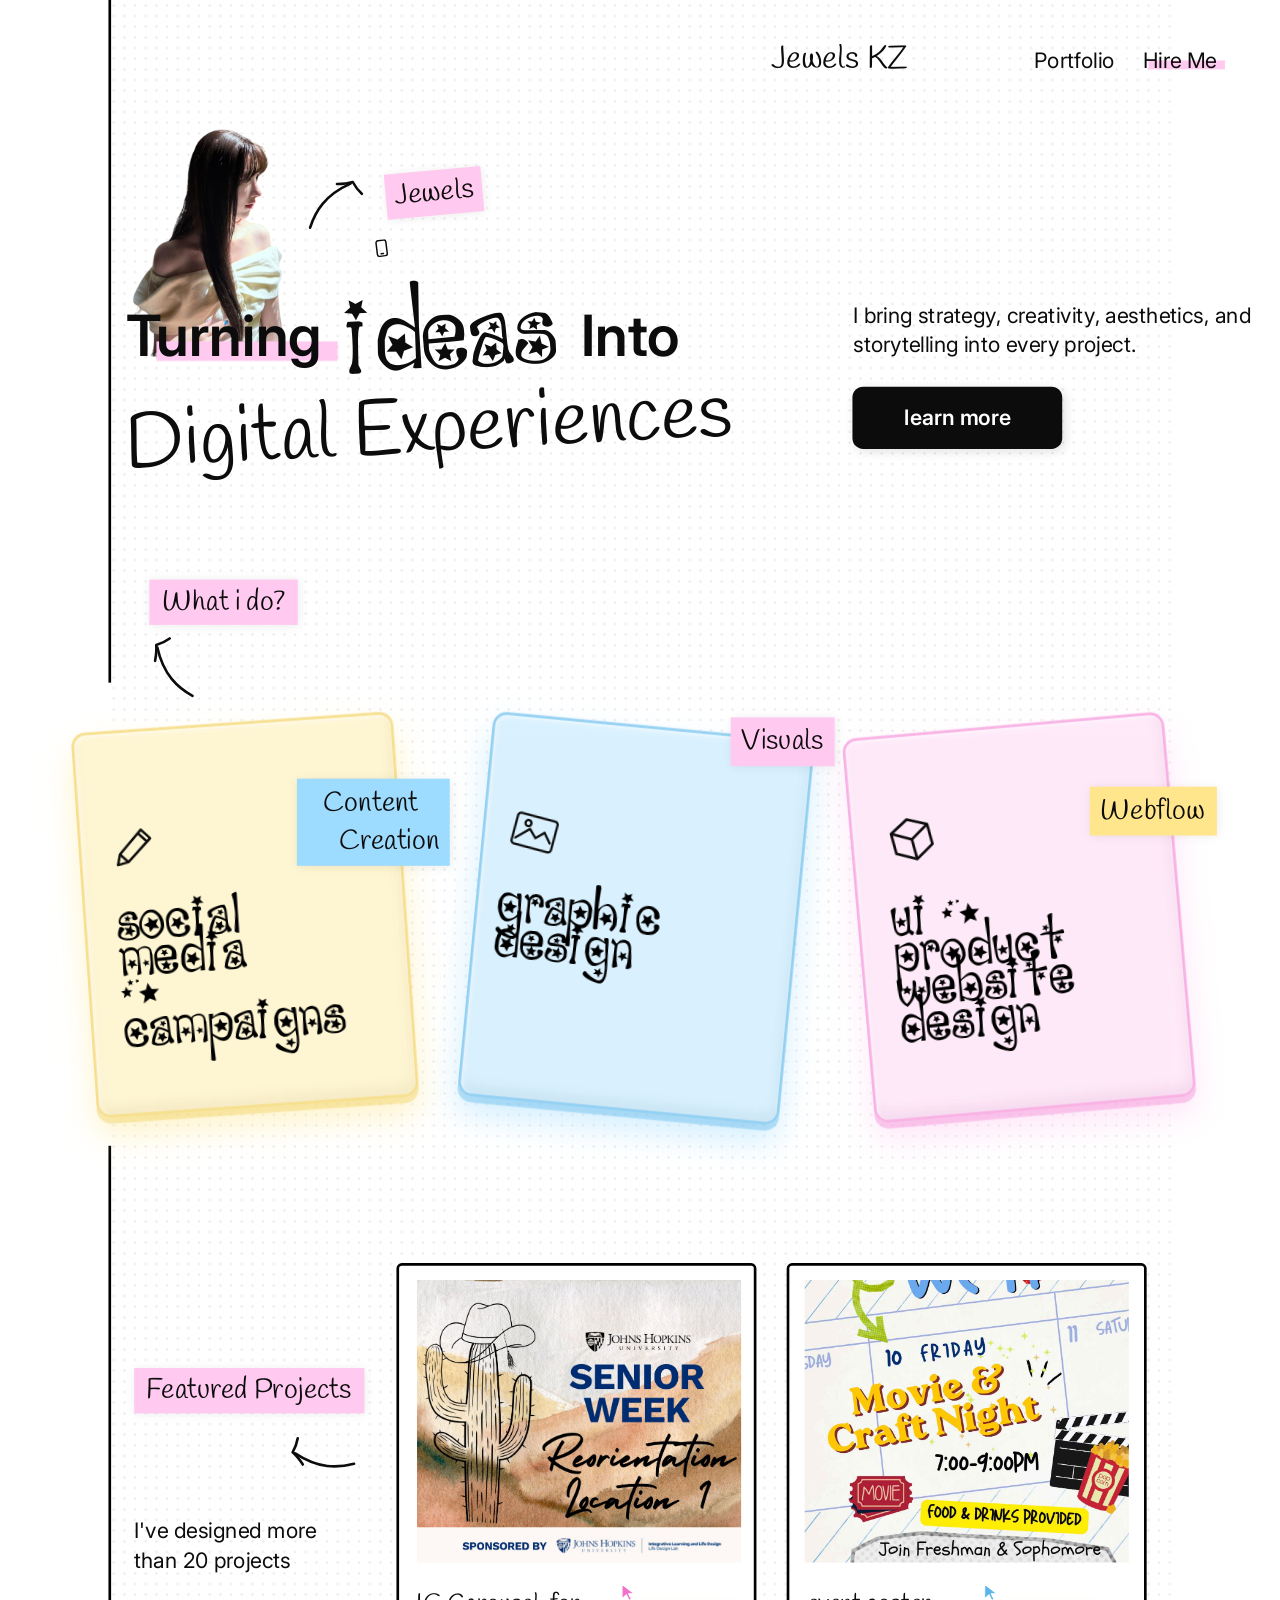
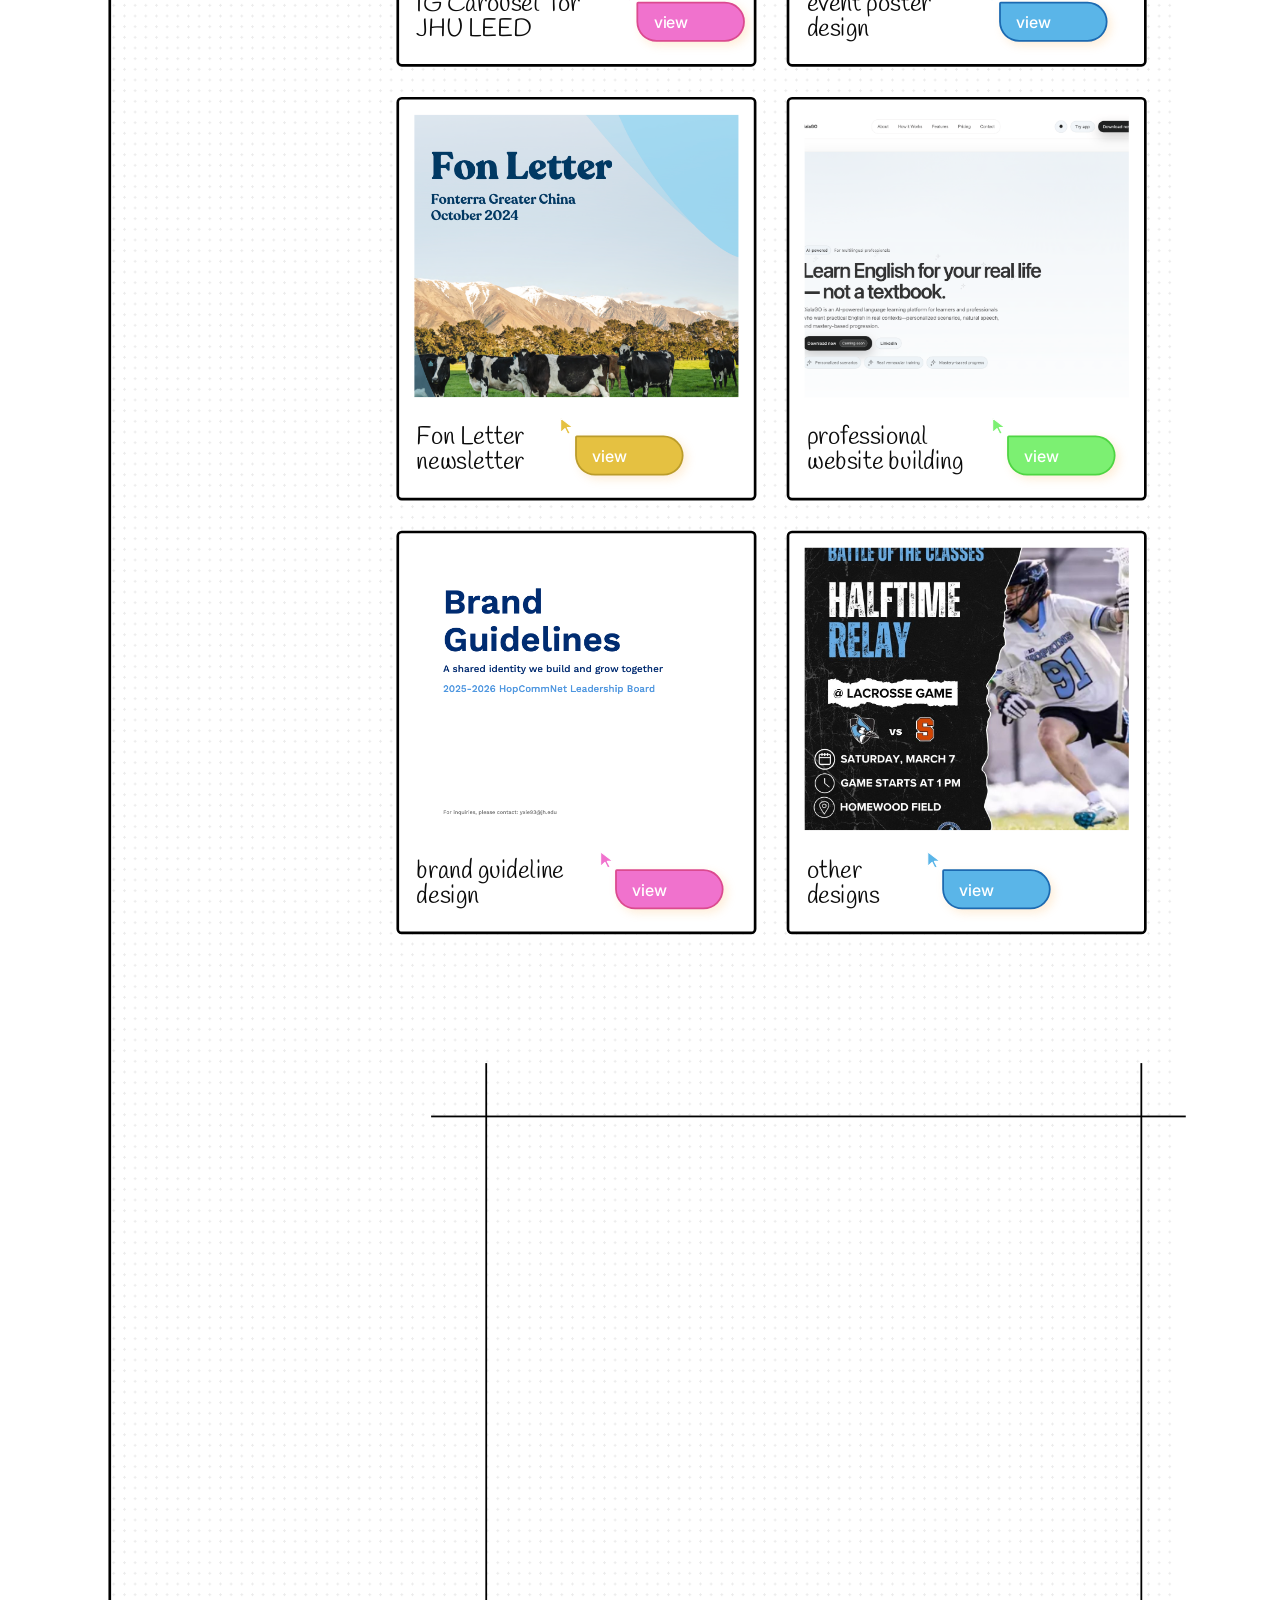
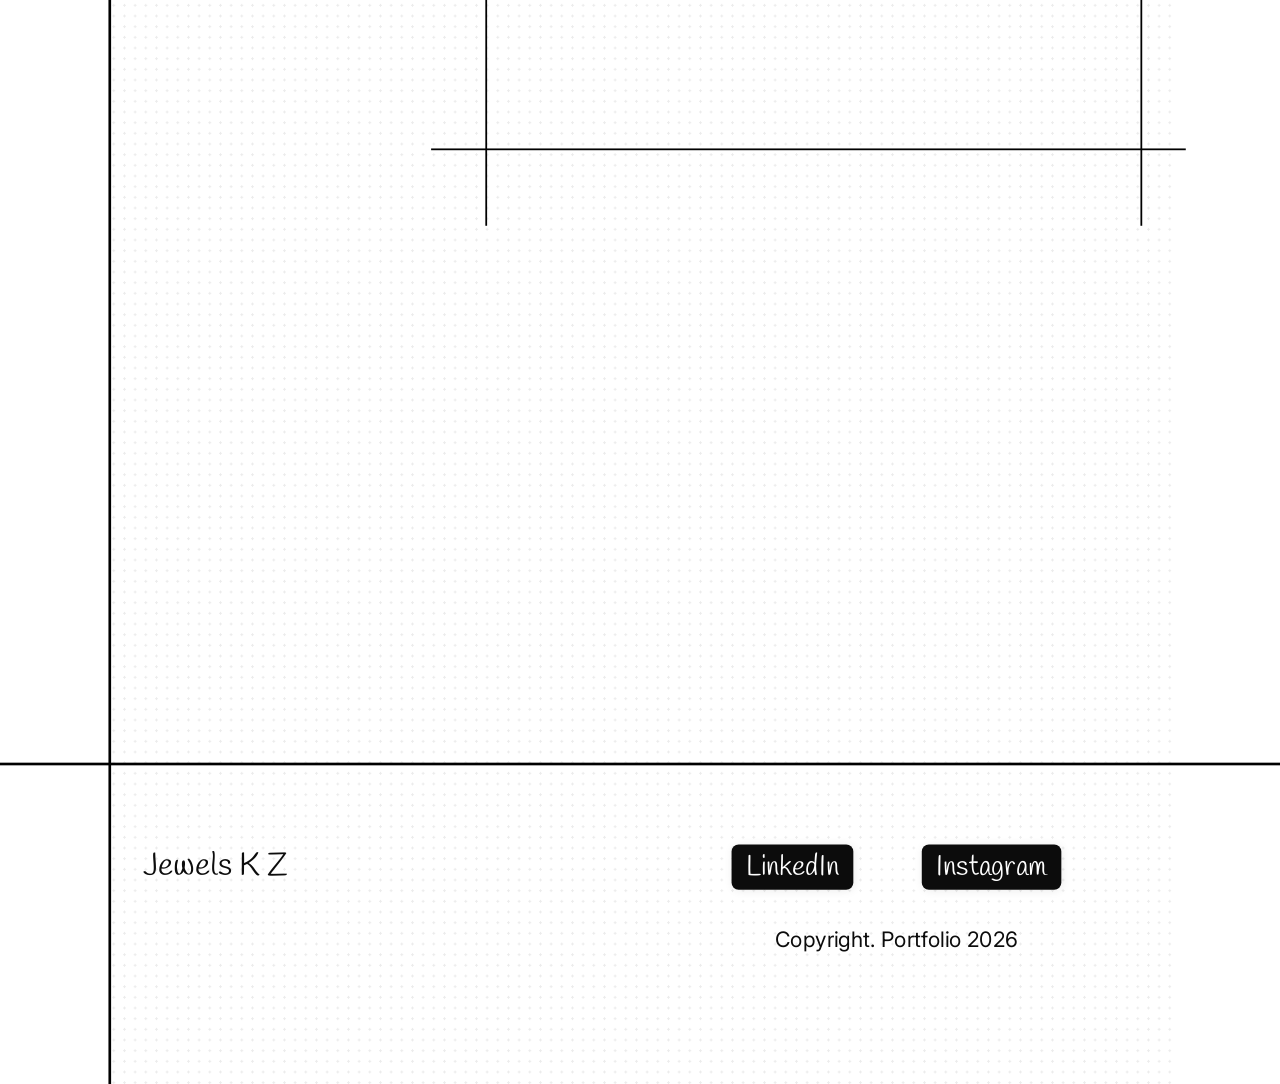
<file: index.html>
<!doctype html>
<html lang="en">
  <head>
    <meta charset="UTF-8" />
    <link rel="icon" type="image/svg+xml" href="/favicon.svg" />
    <meta name="viewport" content="width=device-width, initial-scale=1.0" />
    <title>Jewels Kaiyue Zhu — Portfolio</title>
    <meta name="theme-color" content="#ffffff" />
    <meta name="description" content="Jewels Kaiyue Zhu — Designer portfolio. Turning ideas into digital experiences." />

    <link rel="preconnect" href="https://fonts.googleapis.com" />
    <link rel="preconnect" href="https://fonts.gstatic.com" crossorigin />
    <link
      href="https://fonts.googleapis.com/css2?family=Handlee&family=Inter:wght@400;500;600;700&display=swap"
      rel="stylesheet"
    />
    <script type="module" crossorigin src="/assets/index-W9x5cKmD.js"></script>
    <link rel="stylesheet" crossorigin href="/assets/index-B6iwOUE-.css">
  </head>
  <body>
    <div id="root"></div>
  </body>
</html>
</file>
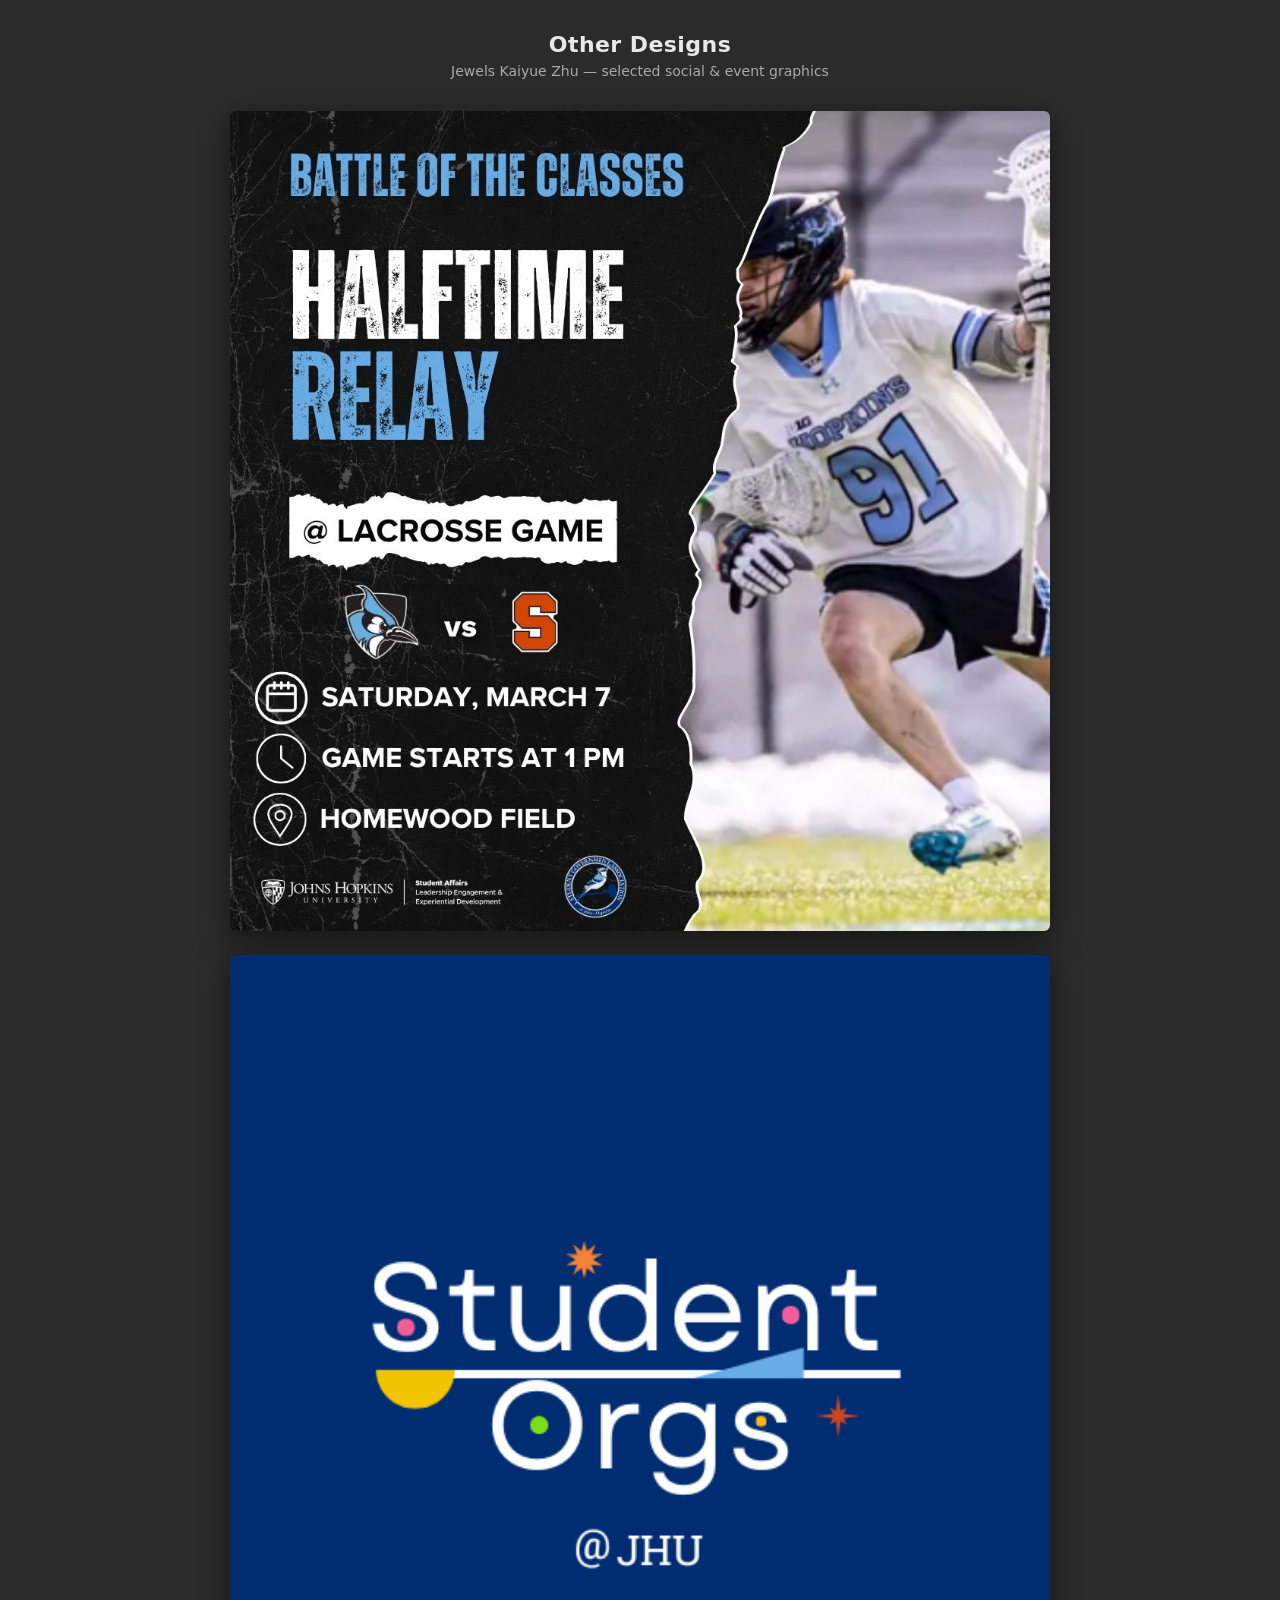
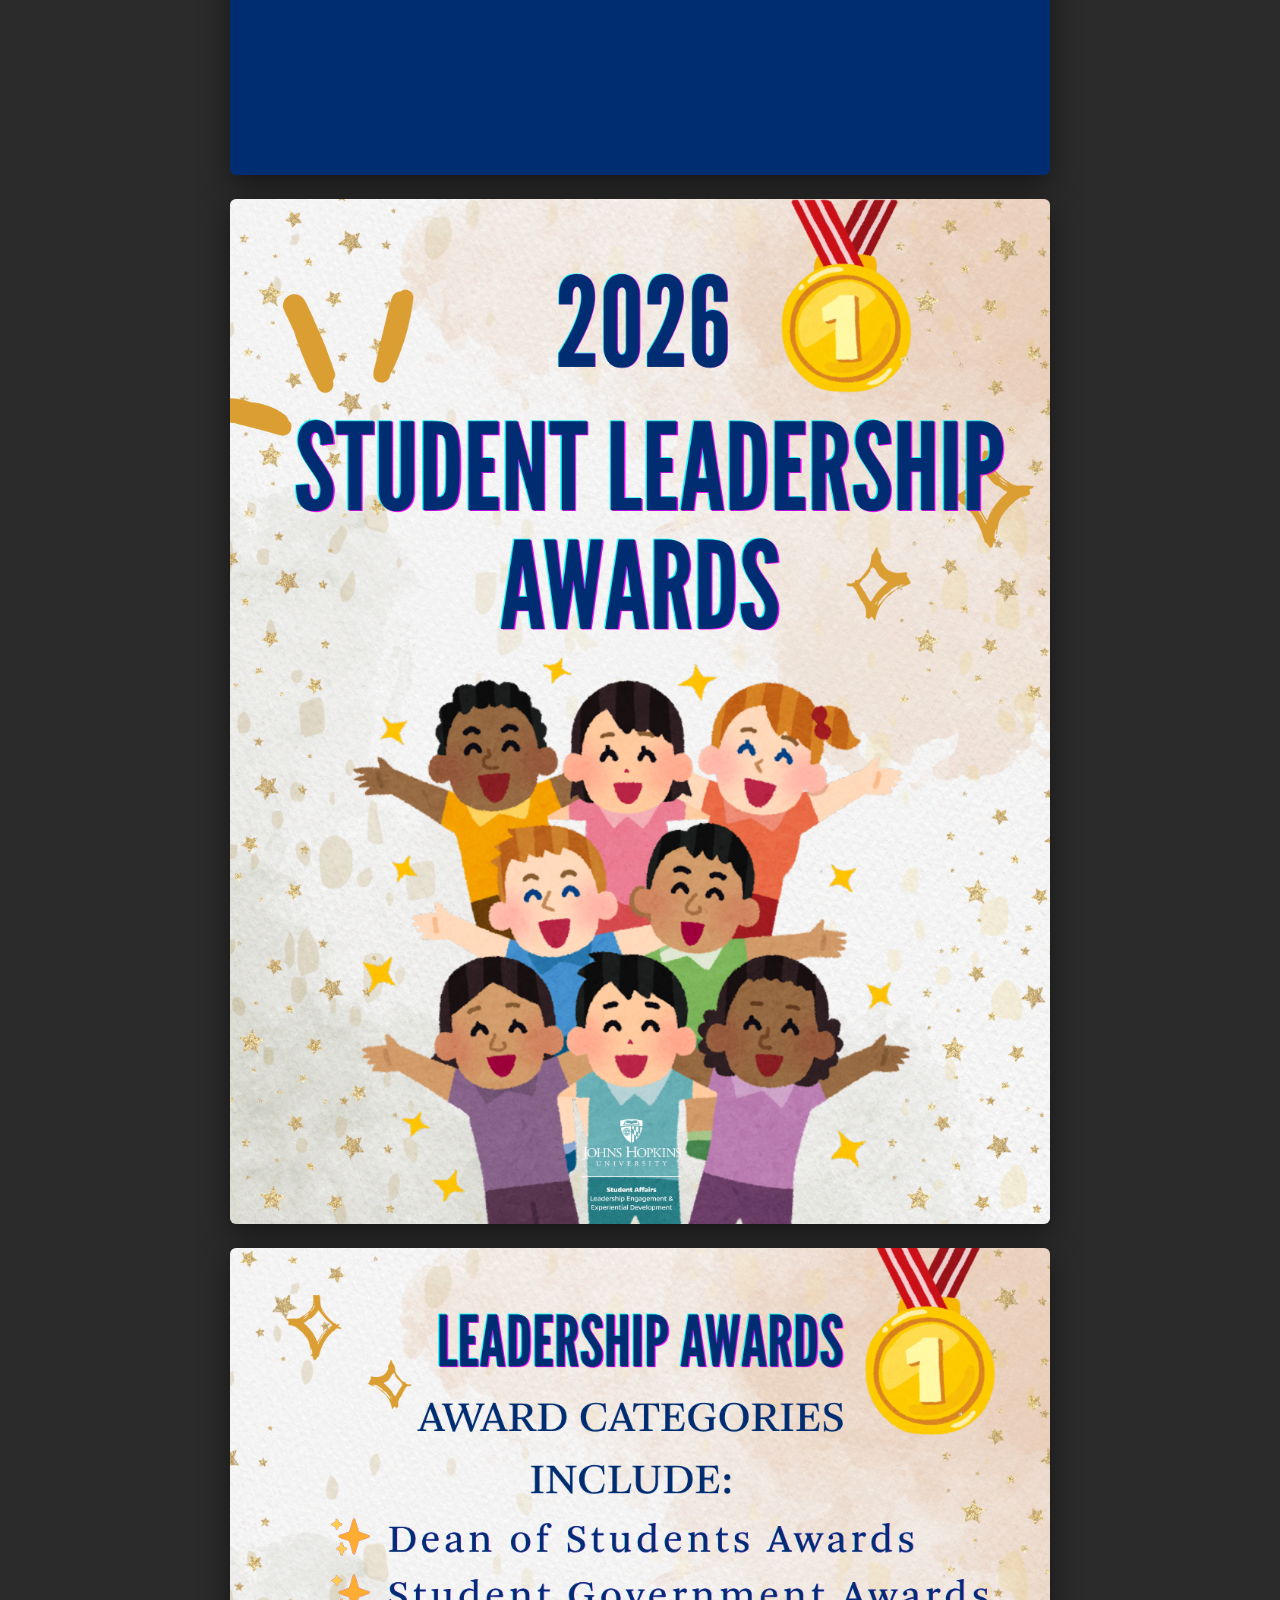
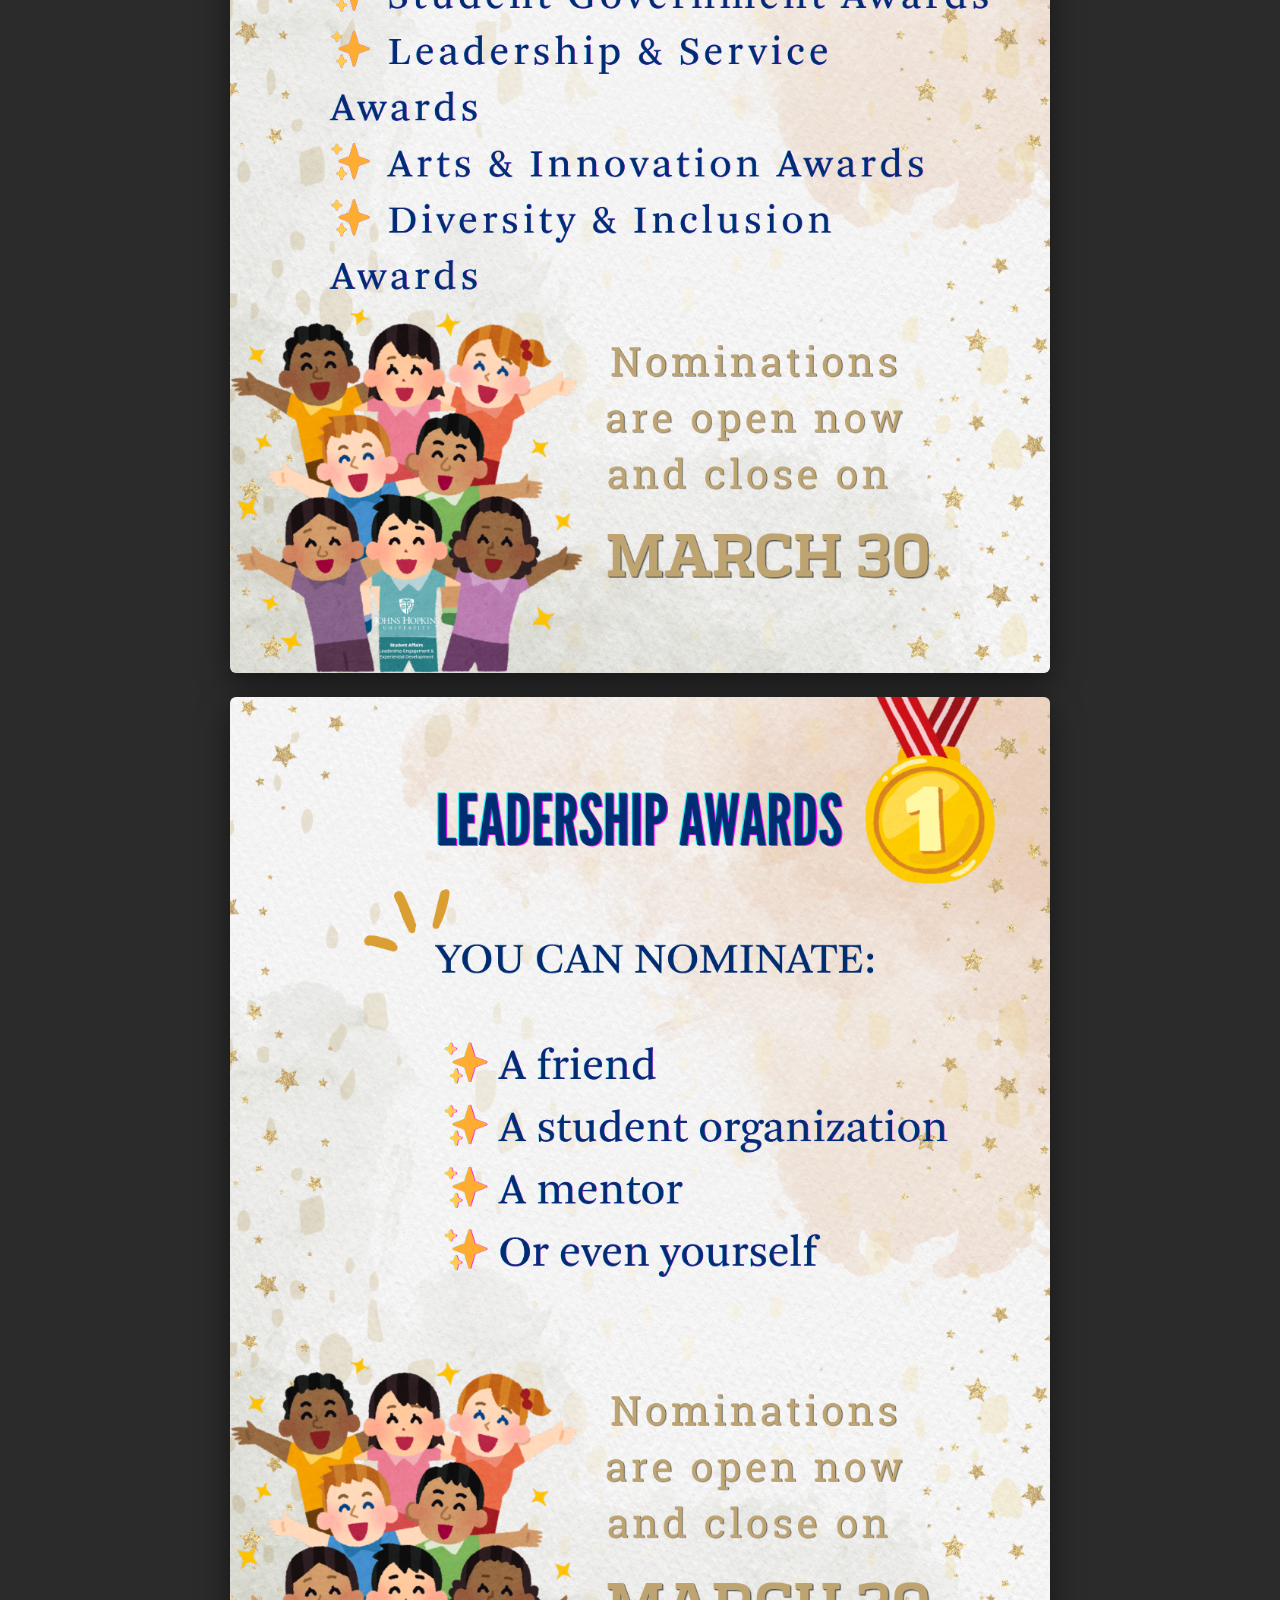
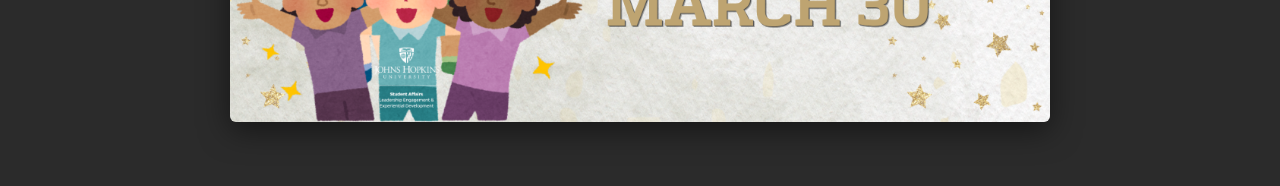
<file: other-designs.html>
<!doctype html>
<html lang="en">
  <head>
    <meta charset="UTF-8" />
    <meta name="viewport" content="width=device-width, initial-scale=1.0" />
    <title>Other Designs — Jewels Kaiyue Zhu</title>
    <style>
      * { margin: 0; padding: 0; box-sizing: border-box; }
      body {
        background: #2b2b2b;
        font-family: ui-sans-serif, system-ui, -apple-system, "Segoe UI", sans-serif;
        color: #e8e8e8;
        padding: 32px 16px 64px;
      }
      header {
        text-align: center;
        margin-bottom: 32px;
      }
      header h1 {
        font-size: 22px;
        font-weight: 600;
        letter-spacing: 0.02em;
      }
      header p {
        margin-top: 6px;
        font-size: 14px;
        color: #a9a9a9;
      }
      .doc {
        max-width: 820px;
        margin: 0 auto;
        display: flex;
        flex-direction: column;
        gap: 24px;
      }
      .doc img {
        display: block;
        width: 100%;
        height: auto;
        border-radius: 6px;
        box-shadow: 0 8px 30px rgba(0, 0, 0, 0.5);
        background: #fff;
      }
    </style>
  </head>
  <body>
    <header>
      <h1>Other Designs</h1>
      <p>Jewels Kaiyue Zhu — selected social &amp; event graphics</p>
    </header>
    <main class="doc">
      <img src="/projects/od1.jpg" alt="Battle of the Classes — Halftime Relay" />
      <img src="/projects/od2.png" alt="Student Orgs @JHU" />
      <img src="/projects/od3.png" alt="2026 Student Leadership Awards" />
      <img src="/projects/od4.png" alt="Leadership Awards — Award categories" />
      <img src="/projects/od5.png" alt="Leadership Awards — You can nominate" />
    </main>
  </body>
</html>
</file>
<file: assets/index-B6iwOUE-.css>
/*! tailwindcss v4.3.3 | MIT License | https://tailwindcss.com */@layer properties{@supports (((-webkit-hyphens:none)) and (not (margin-trim:inline))) or ((-moz-orient:inline) and (not (color:rgb(from red r g b)))){*,:before,:after,::backdrop{--tw-translate-x:0;--tw-translate-y:0;--tw-translate-z:0;--tw-rotate-x:initial;--tw-rotate-y:initial;--tw-rotate-z:initial;--tw-skew-x:initial;--tw-skew-y:initial;--tw-border-style:solid;--tw-leading:initial;--tw-font-weight:initial;--tw-tracking:initial;--tw-shadow:0 0 #0000;--tw-shadow-color:initial;--tw-shadow-alpha:100%;--tw-inset-shadow:0 0 #0000;--tw-inset-shadow-color:initial;--tw-inset-shadow-alpha:100%;--tw-ring-color:initial;--tw-ring-shadow:0 0 #0000;--tw-inset-ring-color:initial;--tw-inset-ring-shadow:0 0 #0000;--tw-ring-inset:initial;--tw-ring-offset-width:0px;--tw-ring-offset-color:#fff;--tw-ring-offset-shadow:0 0 #0000;--tw-blur:initial;--tw-brightness:initial;--tw-contrast:initial;--tw-grayscale:initial;--tw-hue-rotate:initial;--tw-invert:initial;--tw-opacity:initial;--tw-saturate:initial;--tw-sepia:initial;--tw-drop-shadow:initial;--tw-drop-shadow-color:initial;--tw-drop-shadow-alpha:100%;--tw-drop-shadow-size:initial;--tw-backdrop-blur:initial;--tw-backdrop-brightness:initial;--tw-backdrop-contrast:initial;--tw-backdrop-grayscale:initial;--tw-backdrop-hue-rotate:initial;--tw-backdrop-invert:initial;--tw-backdrop-opacity:initial;--tw-backdrop-saturate:initial;--tw-backdrop-sepia:initial;--tw-duration:initial;--tw-ease:initial;--tw-scale-x:1;--tw-scale-y:1;--tw-scale-z:1}}}@layer theme{:root,:host{--font-sans:-apple-system, BlinkMacSystemFont, "Segoe UI", Roboto, "Helvetica Neue", "Noto Sans", Arial, sans-serif, "Apple Color Emoji", "Segoe UI Emoji", "Segoe UI Symbol", "Noto Color Emoji";--font-mono:ui-monospace, SFMono-Regular, Menlo, Monaco, Consolas, "Liberation Mono", "Courier New", monospace;--color-black:#000;--color-white:#fff;--spacing:.25rem;--font-weight-normal:400;--font-weight-medium:500;--font-weight-semibold:600;--font-weight-bold:700;--ease-out:cubic-bezier(0, 0, .2, 1);--blur-sm:8px;--blur-md:12px;--default-transition-duration:.15s;--default-transition-timing-function:cubic-bezier(.4, 0, .2, 1);--default-font-family:var(--font-sans);--default-mono-font-family:var(--font-mono);--font-body:"Inter", ui-sans-serif, system-ui, sans-serif;--font-hand:"Handlee", ui-rounded, "Comic Sans MS", cursive;--font-sabrina:"Sabrina", cursive}}@layer base{*,:after,:before,::backdrop{box-sizing:border-box;border:0 solid;margin:0;padding:0}::file-selector-button{box-sizing:border-box;border:0 solid;margin:0;padding:0}html,:host{-webkit-text-size-adjust:100%;-moz-tab-size:4;tab-size:4;line-height:1.5;font-family:var(--default-font-family,-apple-system, BlinkMacSystemFont, "Segoe UI", Roboto, "Helvetica Neue", "Noto Sans", Arial, sans-serif, "Apple Color Emoji", "Segoe UI Emoji", "Segoe UI Symbol", "Noto Color Emoji");font-feature-settings:var(--default-font-feature-settings,normal);font-variation-settings:var(--default-font-variation-settings,normal);-webkit-tap-highlight-color:transparent}hr{height:0;color:inherit;border-top-width:1px}abbr:where([title]){-webkit-text-decoration:underline dotted;text-decoration:underline dotted}h1,h2,h3,h4,h5,h6{font-size:inherit;font-weight:inherit}a{color:inherit;-webkit-text-decoration:inherit;text-decoration:inherit}b,strong{font-weight:bolder}code,kbd,samp,pre{font-family:var(--default-mono-font-family,ui-monospace, SFMono-Regular, Menlo, Monaco, Consolas, "Liberation Mono", "Courier New", monospace);font-feature-settings:var(--default-mono-font-feature-settings,normal);font-variation-settings:var(--default-mono-font-variation-settings,normal);font-size:1em}small{font-size:80%}sub,sup{vertical-align:baseline;font-size:75%;line-height:0;position:relative}sub{bottom:-.25em}sup{top:-.5em}table{text-indent:0;border-color:inherit;border-collapse:collapse}:-moz-focusring:where(:not(iframe)){outline:auto}progress{vertical-align:baseline}summary{display:list-item}ol,ul,menu{list-style:none}img,svg,video,canvas,audio,iframe,embed,object{vertical-align:middle;display:block}img,video{max-width:100%;height:auto}button,input,select,optgroup,textarea{font:inherit;font-feature-settings:inherit;font-variation-settings:inherit;letter-spacing:inherit;color:inherit;opacity:1;background-color:#0000;border-radius:0}::file-selector-button{font:inherit;font-feature-settings:inherit;font-variation-settings:inherit;letter-spacing:inherit;color:inherit;opacity:1;background-color:#0000;border-radius:0}:where(select:is([multiple],[size])) optgroup{font-weight:bolder}:where(select:is([multiple],[size])) optgroup option{padding-inline-start:20px}::file-selector-button{margin-inline-end:4px}::placeholder{opacity:1}@supports (not ((-webkit-appearance:-apple-pay-button))) or (contain-intrinsic-size:1px){::placeholder{color:currentColor}@supports (color:color-mix(in lab,red,red)){::placeholder{color:color-mix(in oklab,currentcolor 50%,transparent)}}}textarea{resize:vertical}::-webkit-search-decoration{-webkit-appearance:none}::-webkit-date-and-time-value{min-height:1lh;text-align:inherit}::-webkit-datetime-edit{display:inline-flex}::-webkit-datetime-edit-fields-wrapper{padding:0}::-webkit-datetime-edit{padding-block:0}::-webkit-datetime-edit-year-field{padding-block:0}::-webkit-datetime-edit-month-field{padding-block:0}::-webkit-datetime-edit-day-field{padding-block:0}::-webkit-datetime-edit-hour-field{padding-block:0}::-webkit-datetime-edit-minute-field{padding-block:0}::-webkit-datetime-edit-second-field{padding-block:0}::-webkit-datetime-edit-millisecond-field{padding-block:0}::-webkit-datetime-edit-meridiem-field{padding-block:0}::-webkit-calendar-picker-indicator{line-height:1}:-moz-ui-invalid{box-shadow:none}button,input:where([type=button],[type=reset],[type=submit]){-webkit-appearance:button;-moz-appearance:button;appearance:button}::file-selector-button{-webkit-appearance:button;-moz-appearance:button;appearance:button}::-webkit-inner-spin-button{height:auto}::-webkit-outer-spin-button{height:auto}[hidden]:where(:not([hidden=until-found])){display:none!important}}@layer components;@layer utilities{.pointer-events-none{pointer-events:none}.absolute{position:absolute}.fixed{position:fixed}.relative{position:relative}.static{position:static}.inset-0{top:0;right:0;bottom:0;left:0}.top-0{top:0}.top-5{top:calc(var(--spacing) * 5)}.top-\[-59px\]{top:-59px}.top-\[-160px\]{top:-160px}.top-\[10px\]{top:10px}.top-\[25px\]{top:25px}.top-\[43px\]{top:43px}.top-\[46\.11px\]{top:46.11px}.top-\[57px\]{top:57px}.top-\[75\.82px\]{top:75.82px}.top-\[174px\]{top:174px}.right-0{right:0}.right-5{right:calc(var(--spacing) * 5)}.bottom-0{bottom:0}.bottom-\[-85px\]{bottom:-85px}.left-0{left:0}.left-\[-19px\]{left:-19px}.left-\[-61px\]{left:-61px}.left-\[35px\]{left:35px}.left-\[79\.22px\]{left:79.22px}.left-\[200px\]{left:200px}.left-\[425px\]{left:425px}.left-\[818px\]{left:818px}.left-\[calc\(8\.33\%\+2px\)\]{left:calc(8.33% + 2px)}.left-\[calc\(79\.17\%-22\.02px\)\]{left:calc(79.17% - 22.02px)}.isolate{isolation:isolate}.-z-\[1\]{z-index:-1}.z-10{z-index:10}.z-20{z-index:20}.z-30{z-index:30}.z-50{z-index:50}.col-start-1{grid-column-start:1}.row-start-1{grid-row-start:1}.mx-\[12px\]{margin-inline:12px}.mt-0{margin-top:0}.mt-3{margin-top:calc(var(--spacing) * 3)}.mt-\[16\.44px\]{margin-top:16.44px}.mt-\[19px\]{margin-top:19px}.mt-\[22px\]{margin-top:22px}.mt-\[25px\]{margin-top:25px}.mt-\[41px\]{margin-top:41px}.mt-\[48px\]{margin-top:48px}.mt-\[59px\]{margin-top:59px}.mt-\[81\.62px\]{margin-top:81.62px}.mt-\[85px\]{margin-top:85px}.mt-\[86px\]{margin-top:86px}.mt-\[95\.11px\]{margin-top:95.11px}.mt-\[118px\]{margin-top:118px}.mt-\[133\.42px\]{margin-top:133.42px}.mt-\[136\.72px\]{margin-top:136.72px}.mt-\[138px\]{margin-top:138px}.mt-\[141\.62px\]{margin-top:141.62px}.mt-\[152\.95px\]{margin-top:152.95px}.mt-\[174\.62px\]{margin-top:174.62px}.mt-\[191px\]{margin-top:191px}.mt-\[251px\]{margin-top:251px}.mt-\[284px\]{margin-top:284px}.mt-\[359px\]{margin-top:359px}.mt-\[488px\]{margin-top:488px}.mt-\[508px\]{margin-top:508px}.mt-\[544px\]{margin-top:544px}.mt-\[636px\]{margin-top:636px}.mt-\[847px\]{margin-top:847px}.mt-\[976px\]{margin-top:976px}.mt-\[995px\]{margin-top:995px}.mt-\[1335px\]{margin-top:1335px}.mt-px{margin-top:1px}.mb-0{margin-bottom:0}.ml-0{margin-left:0}.ml-\[20px\]{margin-left:20px}.ml-\[49\.46px\]{margin-left:49.46px}.ml-\[55\.16px\]{margin-left:55.16px}.ml-\[56\.6px\]{margin-left:56.6px}.ml-\[71px\]{margin-left:71px}.ml-\[96\.72px\]{margin-left:96.72px}.ml-\[161px\]{margin-left:161px}.ml-\[164\.59px\]{margin-left:164.59px}.ml-\[191px\]{margin-left:191px}.ml-\[263px\]{margin-left:263px}.ml-\[286\.97px\]{margin-left:286.97px}.ml-\[295px\]{margin-left:295px}.ml-\[315\.49px\]{margin-left:315.49px}.ml-\[315px\]{margin-left:315px}.ml-\[318px\]{margin-left:318px}.ml-\[355\.59px\]{margin-left:355.59px}.ml-\[391px\]{margin-left:391px}.ml-\[653px\]{margin-left:653px}.ml-\[734px\]{margin-left:734px}.ml-\[754px\]{margin-left:754px}.ml-\[757px\]{margin-left:757px}.block{display:block}.flex{display:flex}.grid{display:grid}.inline-block{display:inline-block}.inline-grid{display:inline-grid}.size-9{width:calc(var(--spacing) * 9);height:calc(var(--spacing) * 9)}.size-\[22\.376px\]{width:22.376px;height:22.376px}.size-\[54px\]{width:54px;height:54px}.size-full{width:100%;height:100%}.h-0{height:0}.h-\[10px\]{height:10px}.h-\[20\.428px\]{height:20.428px}.h-\[21\.116px\]{height:21.116px}.h-\[22px\]{height:22px}.h-\[45\.122px\]{height:45.122px}.h-\[45\.893px\]{height:45.893px}.h-\[45px\]{height:45px}.h-\[49px\]{height:49px}.h-\[55\.293px\]{height:55.293px}.h-\[55\.854px\]{height:55.854px}.h-\[55px\]{height:55px}.h-\[59\.803px\]{height:59.803px}.h-\[62\.937px\]{height:62.937px}.h-\[74\.54px\]{height:74.54px}.h-\[76\.634px\]{height:76.634px}.h-\[81\.382px\]{height:81.382px}.h-\[84\.75px\]{height:84.75px}.h-\[140\.886px\]{height:140.886px}.h-\[162\.369px\]{height:162.369px}.h-\[199\.576px\]{height:199.576px}.h-\[211\.413px\]{height:211.413px}.h-\[318px\]{height:318px}.h-\[392px\]{height:392px}.h-\[434px\]{height:434px}.h-\[454px\]{height:454px}.h-\[477\.244px\]{height:477.244px}.h-\[483\.196px\]{height:483.196px}.h-\[486\.117px\]{height:486.117px}.h-\[4646px\]{height:4646px}.h-\[4900px\]{height:4900px}.w-0{width:0}.w-\[3px\]{width:3px}.w-\[20\.408px\]{width:20.408px}.w-\[21\.096px\]{width:21.096px}.w-\[49\.429px\]{width:49.429px}.w-\[50\.382px\]{width:50.382px}.w-\[52\.101px\]{width:52.101px}.w-\[60\.766px\]{width:60.766px}.w-\[62\.936px\]{width:62.936px}.w-\[67\.507px\]{width:67.507px}.w-\[77\.54px\]{width:77.54px}.w-\[85\.034px\]{width:85.034px}.w-\[86px\]{width:86px}.w-\[88\.222px\]{width:88.222px}.w-\[136\.956px\]{width:136.956px}.w-\[193\.663px\]{width:193.663px}.w-\[204\.52px\]{width:204.52px}.w-\[204px\]{width:204px}.w-\[253px\]{width:253px}.w-\[289px\]{width:289px}.w-\[290px\]{width:290px}.w-\[300\.637px\]{width:300.637px}.w-\[300\.842px\]{width:300.842px}.w-\[304\.193px\]{width:304.193px}.w-\[340\.92px\]{width:340.92px}.w-\[362px\]{width:362px}.w-\[363px\]{width:363px}.w-\[365px\]{width:365px}.w-\[405px\]{width:405px}.w-\[408\.28px\]{width:408.28px}.w-\[415\.627px\]{width:415.627px}.w-\[419\.254px\]{width:419.254px}.w-\[477px\]{width:477px}.w-\[500px\]{width:500px}.w-\[739px\]{width:739px}.w-\[849px\]{width:849px}.w-\[1157px\]{width:1157px}.w-\[1196px\]{width:1196px}.w-\[1264px\]{width:1264px}.w-\[1295px\]{width:1295px}.w-\[1440\.1px\]{width:1440.1px}.w-\[1440px\]{width:1440px}.w-fit{width:fit-content}.w-full{width:100%}.max-w-\[620px\]{max-width:620px}.flex-none{flex:none}.shrink-0{flex-shrink:0}.origin-center{transform-origin:50%}.origin-left{transform-origin:0}.-translate-x-1\/2{--tw-translate-x: -50% ;translate:var(--tw-translate-x) var(--tw-translate-y)}.rotate-1{rotate:1deg}.rotate-\[-1\.97deg\]{rotate:-1.97deg}.rotate-\[-3deg\]{rotate:-3deg}.rotate-\[-4deg\]{rotate:-4deg}.rotate-\[-5\.18deg\]{rotate:-5.18deg}.rotate-\[-5deg\]{rotate:-5deg}.rotate-\[-10\.5deg\]{rotate:-10.5deg}.rotate-\[-11\.61deg\]{rotate:-11.61deg}.rotate-\[-95\.31deg\]{rotate:-95.31deg}.rotate-\[-139\.34deg\]{rotate:-139.34deg}.rotate-\[1\.29deg\]{rotate:1.29deg}.rotate-\[5\.5deg\]{rotate:5.5deg}.rotate-\[9\.5deg\]{rotate:9.5deg}.transform{transform:var(--tw-rotate-x,) var(--tw-rotate-y,) var(--tw-rotate-z,) var(--tw-skew-x,) var(--tw-skew-y,)}.cursor-pointer{cursor:pointer}.resize{resize:both}.scroll-mt-\[40px\]{scroll-margin-top:40px}.grid-cols-\[max-content\]{grid-template-columns:max-content}.grid-rows-\[max-content\]{grid-template-rows:max-content}.flex-col{flex-direction:column}.place-items-start{place-items:start}.items-baseline{align-items:baseline}.items-center{align-items:center}.items-end{align-items:flex-end}.items-start{align-items:flex-start}.justify-center{justify-content:center}.justify-start{justify-content:flex-start}.gap-7{gap:calc(var(--spacing) * 7)}.gap-\[6px\]{gap:6px}.gap-\[10px\]{gap:10px}.gap-\[15px\]{gap:15px}.gap-\[23px\]{gap:23px}.gap-\[29px\]{gap:29px}.gap-\[30px\]{gap:30px}.gap-\[32px\]{gap:32px}.gap-\[34px\]{gap:34px}.gap-\[36px\]{gap:36px}.gap-\[37px\]{gap:37px}.gap-\[39px\]{gap:39px}.gap-\[50px\]{gap:50px}.gap-\[56px\]{gap:56px}.gap-\[60px\]{gap:60px}.gap-\[77px\]{gap:77px}.gap-\[110px\]{gap:110px}.gap-\[145px\]{gap:145px}.gap-\[159px\]{gap:159px}.gap-\[525px\]{gap:525px}.overflow-clip{overflow:clip}.overflow-hidden{overflow:hidden}.overflow-x-hidden{overflow-x:hidden}.rounded-\[6px\]{border-radius:6px}.rounded-\[8px\]{border-radius:8px}.rounded-\[12px\]{border-radius:12px}.rounded-\[16px\]{border-radius:16px}.rounded-\[20px\]{border-radius:20px}.rounded-full{border-radius:3.40282e38px}.rounded-tl-\[2\.238px\]{border-top-left-radius:2.238px}.rounded-tr-\[26\.852px\]{border-top-right-radius:26.852px}.rounded-br-\[26\.852px\]{border-bottom-right-radius:26.852px}.rounded-bl-\[26\.852px\]{border-bottom-left-radius:26.852px}.border{border-style:var(--tw-border-style);border-width:1px}.border-2{border-style:var(--tw-border-style);border-width:2px}.border-\[2\.238px\]{border-style:var(--tw-border-style);border-width:2.238px}.border-\[3px\]{border-style:var(--tw-border-style);border-width:3px}.border-t-2{border-top-style:var(--tw-border-style);border-top-width:2px}.border-t-\[3px\]{border-top-style:var(--tw-border-style);border-top-width:3px}.border-l-2{border-left-style:var(--tw-border-style);border-left-width:2px}.border-solid{--tw-border-style:solid;border-style:solid}.border-\[rgba\(90\,181\,232\,0\.55\)\]{border-color:#5ab5e88c}.border-\[rgba\(238\,205\,86\,0\.55\)\]{border-color:#eecd568c}.border-\[rgba\(243\,132\,212\,0\.55\)\]{border-color:#f384d48c}.border-black{border-color:var(--color-black)}.bg-\[\#0c0c0c\]{background-color:#0c0c0c}.bg-\[\#9ddcff\]{background-color:#9ddcff}.bg-\[\#ffc9f0\]{background-color:#ffc9f0}.bg-\[\#ffe68c\]{background-color:#ffe68c}.bg-\[rgba\(157\,220\,255\,0\.38\)\]{background-color:#9ddcff61}.bg-\[rgba\(255\,201\,240\,0\.38\)\]{background-color:#ffc9f061}.bg-\[rgba\(255\,230\,140\,0\.38\)\]{background-color:#ffe68c61}.bg-black{background-color:var(--color-black)}.bg-black\/50{background-color:#00000080}@supports (color:color-mix(in lab,red,red)){.bg-black\/50{background-color:color-mix(in oklab,var(--color-black) 50%,transparent)}}.bg-black\/\[0\.06\]{background-color:#0000000f}@supports (color:color-mix(in lab,red,red)){.bg-black\/\[0\.06\]{background-color:color-mix(in oklab,var(--color-black) 6%,transparent)}}.bg-white{background-color:var(--color-white)}.object-contain{object-fit:contain}.object-cover{object-fit:cover}.object-bottom{object-position:bottom}.object-center{object-position:center}.object-left{object-position:left}.p-4{padding:calc(var(--spacing) * 4)}.p-8{padding:calc(var(--spacing) * 8)}.px-\[10px\]{padding-inline:10px}.px-\[12px\]{padding-inline:12px}.px-\[14px\]{padding-inline:14px}.px-\[16px\]{padding-inline:16px}.px-\[30px\]{padding-inline:30px}.px-\[41px\]{padding-inline:41px}.px-\[58px\]{padding-inline:58px}.py-\[4px\]{padding-block:4px}.py-\[6px\]{padding-block:6px}.py-\[8\.951px\]{padding-block:8.951px}.py-\[8px\]{padding-block:8px}.py-\[18px\]{padding-block:18px}.py-\[44px\]{padding-block:44px}.pr-\[22\.376px\]{padding-right:22.376px}.pl-\[17\.901px\]{padding-left:17.901px}.text-center{text-align:center}.font-body{font-family:var(--font-body)}.font-hand{font-family:var(--font-hand)}.font-sabrina{font-family:var(--font-sabrina)}.text-\[16px\]{font-size:16px}.text-\[17\.901px\]{font-size:17.901px}.text-\[18px\]{font-size:18px}.text-\[22px\]{font-size:22px}.text-\[24px\]{font-size:24px}.text-\[28px\]{font-size:28px}.text-\[32px\]{font-size:32px}.text-\[36px\]{font-size:36px}.text-\[40px\]{font-size:40px}.text-\[48px\]{font-size:48px}.text-\[64px\]{font-size:64px}.text-\[74px\]{font-size:74px}.text-\[88px\]{font-size:88px}.leading-\[0\.9\]{--tw-leading:.9;line-height:.9}.leading-\[0\]{--tw-leading:0;line-height:0}.leading-\[1\.4\]{--tw-leading:1.4;line-height:1.4}.leading-\[1\.5\]{--tw-leading:1.5;line-height:1.5}.leading-\[1\.6\]{--tw-leading:1.6;line-height:1.6}.leading-\[26\.852px\]{--tw-leading:26.852px;line-height:26.852px}.leading-\[normal\]{--tw-leading:normal;line-height:normal}.leading-none{--tw-leading:1;line-height:1}.font-bold{--tw-font-weight:var(--font-weight-bold);font-weight:var(--font-weight-bold)}.font-medium{--tw-font-weight:var(--font-weight-medium);font-weight:var(--font-weight-medium)}.font-normal{--tw-font-weight:var(--font-weight-normal);font-weight:var(--font-weight-normal)}.font-semibold{--tw-font-weight:var(--font-weight-semibold);font-weight:var(--font-weight-semibold)}.tracking-\[-1\.056px\]{--tw-tracking:-1.056px;letter-spacing:-1.056px}.whitespace-nowrap{white-space:nowrap}.whitespace-pre{white-space:pre}.whitespace-pre-wrap{white-space:pre-wrap}.text-\[\#0c0c0c\]{color:#0c0c0c}.text-\[\#333\]{color:#333}.text-\[\#706f6f\]{color:#706f6f}.text-black{color:var(--color-black)}.text-white{color:var(--color-white)}.underline{text-decoration-line:underline}.decoration-2{text-decoration-thickness:2px}.underline-offset-2{text-underline-offset:2px}.opacity-\[0\.35\]{opacity:.35}.shadow{--tw-shadow:0 1px 3px 0 var(--tw-shadow-color,#0000001a), 0 1px 2px -1px var(--tw-shadow-color,#0000001a);box-shadow:var(--tw-inset-shadow),var(--tw-inset-ring-shadow),var(--tw-ring-offset-shadow),var(--tw-ring-shadow),var(--tw-shadow)}.shadow-\[0_20px_60px_rgba\(0\,0\,0\,0\.3\)\]{--tw-shadow:0 20px 60px var(--tw-shadow-color,#0000004d);box-shadow:var(--tw-inset-shadow),var(--tw-inset-ring-shadow),var(--tw-ring-offset-shadow),var(--tw-ring-shadow),var(--tw-shadow)}.shadow-\[1px_1px_11\.2px_0px_rgba\(0\,0\,0\,0\.08\)\]{--tw-shadow:1px 1px 11.2px 0px var(--tw-shadow-color,#00000014);box-shadow:var(--tw-inset-shadow),var(--tw-inset-ring-shadow),var(--tw-ring-offset-shadow),var(--tw-ring-shadow),var(--tw-shadow)}.shadow-\[3px_3px_12px_0px_rgba\(0\,0\,0\,0\.12\)\]{--tw-shadow:3px 3px 12px 0px var(--tw-shadow-color,#0000001f);box-shadow:var(--tw-inset-shadow),var(--tw-inset-ring-shadow),var(--tw-ring-offset-shadow),var(--tw-ring-shadow),var(--tw-shadow)}.shadow-\[inset_2px_2px_6px_rgba\(255\,255\,255\,0\.6\)\,inset_-2px_-8px_14px_rgba\(0\,60\,100\,0\.08\)\,0_7px_0_rgba\(90\,181\,232\,0\.4\)\,0_20px_36px_rgba\(157\,220\,255\,0\.45\)\]{--tw-shadow:inset 2px 2px 6px var(--tw-shadow-color,#fff9), inset -2px -8px 14px var(--tw-shadow-color,#003c6414), 0 7px 0 var(--tw-shadow-color,#5ab5e866), 0 20px 36px var(--tw-shadow-color,#9ddcff73);box-shadow:var(--tw-inset-shadow),var(--tw-inset-ring-shadow),var(--tw-ring-offset-shadow),var(--tw-ring-shadow),var(--tw-shadow)}.shadow-\[inset_2px_2px_6px_rgba\(255\,255\,255\,0\.6\)\,inset_-2px_-8px_14px_rgba\(120\,0\,90\,0\.08\)\,0_7px_0_rgba\(243\,132\,212\,0\.4\)\,0_20px_36px_rgba\(255\,201\,240\,0\.45\)\]{--tw-shadow:inset 2px 2px 6px var(--tw-shadow-color,#fff9), inset -2px -8px 14px var(--tw-shadow-color,#78005a14), 0 7px 0 var(--tw-shadow-color,#f384d466), 0 20px 36px var(--tw-shadow-color,#ffc9f073);box-shadow:var(--tw-inset-shadow),var(--tw-inset-ring-shadow),var(--tw-ring-offset-shadow),var(--tw-ring-shadow),var(--tw-shadow)}.shadow-\[inset_2px_2px_6px_rgba\(255\,255\,255\,0\.6\)\,inset_-2px_-8px_14px_rgba\(120\,95\,0\,0\.08\)\,0_7px_0_rgba\(238\,205\,86\,0\.4\)\,0_20px_36px_rgba\(255\,230\,140\,0\.45\)\]{--tw-shadow:inset 2px 2px 6px var(--tw-shadow-color,#fff9), inset -2px -8px 14px var(--tw-shadow-color,#785f0014), 0 7px 0 var(--tw-shadow-color,#eecd5666), 0 20px 36px var(--tw-shadow-color,#ffe68c73);box-shadow:var(--tw-inset-shadow),var(--tw-inset-ring-shadow),var(--tw-ring-offset-shadow),var(--tw-ring-shadow),var(--tw-shadow)}.drop-shadow-\[4\.475px_4\.475px_5\.594px_rgba\(247\,144\,9\,0\.16\)\]{--tw-drop-shadow-size:drop-shadow(4.475px 4.475px 5.594px var(--tw-drop-shadow-color,#f7900929));--tw-drop-shadow:var(--tw-drop-shadow-size);filter:var(--tw-blur,) var(--tw-brightness,) var(--tw-contrast,) var(--tw-grayscale,) var(--tw-hue-rotate,) var(--tw-invert,) var(--tw-saturate,) var(--tw-sepia,) var(--tw-drop-shadow,)}.backdrop-blur-md{--tw-backdrop-blur:blur(var(--blur-md));-webkit-backdrop-filter:var(--tw-backdrop-blur,) var(--tw-backdrop-brightness,) var(--tw-backdrop-contrast,) var(--tw-backdrop-grayscale,) var(--tw-backdrop-hue-rotate,) var(--tw-backdrop-invert,) var(--tw-backdrop-opacity,) var(--tw-backdrop-saturate,) var(--tw-backdrop-sepia,);backdrop-filter:var(--tw-backdrop-blur,) var(--tw-backdrop-brightness,) var(--tw-backdrop-contrast,) var(--tw-backdrop-grayscale,) var(--tw-backdrop-hue-rotate,) var(--tw-backdrop-invert,) var(--tw-backdrop-opacity,) var(--tw-backdrop-saturate,) var(--tw-backdrop-sepia,)}.backdrop-blur-sm{--tw-backdrop-blur:blur(var(--blur-sm));-webkit-backdrop-filter:var(--tw-backdrop-blur,) var(--tw-backdrop-brightness,) var(--tw-backdrop-contrast,) var(--tw-backdrop-grayscale,) var(--tw-backdrop-hue-rotate,) var(--tw-backdrop-invert,) var(--tw-backdrop-opacity,) var(--tw-backdrop-saturate,) var(--tw-backdrop-sepia,);backdrop-filter:var(--tw-backdrop-blur,) var(--tw-backdrop-brightness,) var(--tw-backdrop-contrast,) var(--tw-backdrop-grayscale,) var(--tw-backdrop-hue-rotate,) var(--tw-backdrop-invert,) var(--tw-backdrop-opacity,) var(--tw-backdrop-saturate,) var(--tw-backdrop-sepia,)}.transition-colors{transition-property:color,background-color,border-color,outline-color,text-decoration-color,fill,stroke,--tw-gradient-from,--tw-gradient-via,--tw-gradient-to;transition-timing-function:var(--tw-ease,var(--default-transition-timing-function));transition-duration:var(--tw-duration,var(--default-transition-duration))}.transition-opacity{transition-property:opacity;transition-timing-function:var(--tw-ease,var(--default-transition-timing-function));transition-duration:var(--tw-duration,var(--default-transition-duration))}.transition-transform{transition-property:transform,translate,scale,rotate;transition-timing-function:var(--tw-ease,var(--default-transition-timing-function));transition-duration:var(--tw-duration,var(--default-transition-duration))}.duration-200{--tw-duration:.2s;transition-duration:.2s}.duration-300{--tw-duration:.3s;transition-duration:.3s}.duration-500{--tw-duration:.5s;transition-duration:.5s}.ease-out{--tw-ease:var(--ease-out);transition-timing-function:var(--ease-out)}@media(hover:hover){.group-hover\:scale-105:is(:where(.group):hover *){--tw-scale-x:105%;--tw-scale-y:105%;--tw-scale-z:105%;scale:var(--tw-scale-x) var(--tw-scale-y)}.hover\:z-40:hover{z-index:40}.hover\:scale-105:hover{--tw-scale-x:105%;--tw-scale-y:105%;--tw-scale-z:105%;scale:var(--tw-scale-x) var(--tw-scale-y)}.hover\:scale-110:hover{--tw-scale-x:110%;--tw-scale-y:110%;--tw-scale-z:110%;scale:var(--tw-scale-x) var(--tw-scale-y)}.hover\:bg-black\/\[0\.06\]:hover{background-color:#0000000f}@supports (color:color-mix(in lab,red,red)){.hover\:bg-black\/\[0\.06\]:hover{background-color:color-mix(in oklab,var(--color-black) 6%,transparent)}}.hover\:opacity-60:hover{opacity:.6}.hover\:opacity-70:hover{opacity:.7}}@media(min-width:40rem){.sm\:p-10{padding:calc(var(--spacing) * 10)}}}@font-face{font-family:Sabrina;src:url(/fonts/Sabrina.ttf)format("truetype");font-weight:400;font-style:normal;font-display:swap}@font-face{font-family:Rascal;src:url(/fonts/Rascal.ttf)format("truetype");font-weight:400;font-style:normal;font-display:swap}html{scroll-behavior:smooth}html,body{color:#0c0c0c;font-family:var(--font-body);-webkit-font-smoothing:antialiased;background:#fff;margin:0;padding:0}*,:before,:after{box-sizing:border-box}[data-reveal]{opacity:0;transition:opacity .75s cubic-bezier(.22,1,.36,1),transform .75s cubic-bezier(.22,1,.36,1);transform:translateY(28px)}[data-reveal=left]{transform:translate(-36px)}[data-reveal=right]{transform:translate(36px)}[data-reveal=pop]{transform:scale(.9)translateY(16px)}[data-reveal=fade]{transition:opacity .75s cubic-bezier(.22,1,.36,1);transform:none}[data-reveal].is-in{opacity:1;transform:none}.hover-grow-wrap{transition:transform .3s ease-out}.hover-grow-wrap:hover{transform:scale(1.05)}@media(prefers-reduced-motion:reduce){[data-reveal]{opacity:1;transition:none;transform:none}.hover-grow-wrap:hover{transform:none}}@keyframes hero-fade-up{0%{opacity:0;transform:translateY(22px)}to{opacity:1;transform:none}}@keyframes hero-fade-in{0%{opacity:0}to{opacity:1}}.anim-hero{animation:.85s cubic-bezier(.22,1,.36,1) both hero-fade-up}.anim-hero-soft{animation:1s both hero-fade-in}@media(prefers-reduced-motion:reduce){.anim-hero,.anim-hero-soft{animation:none}}@property --tw-translate-x{syntax:"*";inherits:false;initial-value:0}@property --tw-translate-y{syntax:"*";inherits:false;initial-value:0}@property --tw-translate-z{syntax:"*";inherits:false;initial-value:0}@property --tw-rotate-x{syntax:"*";inherits:false}@property --tw-rotate-y{syntax:"*";inherits:false}@property --tw-rotate-z{syntax:"*";inherits:false}@property --tw-skew-x{syntax:"*";inherits:false}@property --tw-skew-y{syntax:"*";inherits:false}@property --tw-border-style{syntax:"*";inherits:false;initial-value:solid}@property --tw-leading{syntax:"*";inherits:false}@property --tw-font-weight{syntax:"*";inherits:false}@property --tw-tracking{syntax:"*";inherits:false}@property --tw-shadow{syntax:"*";inherits:false;initial-value:0 0 #0000}@property --tw-shadow-color{syntax:"*";inherits:false}@property --tw-shadow-alpha{syntax:"<percentage>";inherits:false;initial-value:100%}@property --tw-inset-shadow{syntax:"*";inherits:false;initial-value:0 0 #0000}@property --tw-inset-shadow-color{syntax:"*";inherits:false}@property --tw-inset-shadow-alpha{syntax:"<percentage>";inherits:false;initial-value:100%}@property --tw-ring-color{syntax:"*";inherits:false}@property --tw-ring-shadow{syntax:"*";inherits:false;initial-value:0 0 #0000}@property --tw-inset-ring-color{syntax:"*";inherits:false}@property --tw-inset-ring-shadow{syntax:"*";inherits:false;initial-value:0 0 #0000}@property --tw-ring-inset{syntax:"*";inherits:false}@property --tw-ring-offset-width{syntax:"<length>";inherits:false;initial-value:0}@property --tw-ring-offset-color{syntax:"*";inherits:false;initial-value:#fff}@property --tw-ring-offset-shadow{syntax:"*";inherits:false;initial-value:0 0 #0000}@property --tw-blur{syntax:"*";inherits:false}@property --tw-brightness{syntax:"*";inherits:false}@property --tw-contrast{syntax:"*";inherits:false}@property --tw-grayscale{syntax:"*";inherits:false}@property --tw-hue-rotate{syntax:"*";inherits:false}@property --tw-invert{syntax:"*";inherits:false}@property --tw-opacity{syntax:"*";inherits:false}@property --tw-saturate{syntax:"*";inherits:false}@property --tw-sepia{syntax:"*";inherits:false}@property --tw-drop-shadow{syntax:"*";inherits:false}@property --tw-drop-shadow-color{syntax:"*";inherits:false}@property --tw-drop-shadow-alpha{syntax:"<percentage>";inherits:false;initial-value:100%}@property --tw-drop-shadow-size{syntax:"*";inherits:false}@property --tw-backdrop-blur{syntax:"*";inherits:false}@property --tw-backdrop-brightness{syntax:"*";inherits:false}@property --tw-backdrop-contrast{syntax:"*";inherits:false}@property --tw-backdrop-grayscale{syntax:"*";inherits:false}@property --tw-backdrop-hue-rotate{syntax:"*";inherits:false}@property --tw-backdrop-invert{syntax:"*";inherits:false}@property --tw-backdrop-opacity{syntax:"*";inherits:false}@property --tw-backdrop-saturate{syntax:"*";inherits:false}@property --tw-backdrop-sepia{syntax:"*";inherits:false}@property --tw-duration{syntax:"*";inherits:false}@property --tw-ease{syntax:"*";inherits:false}@property --tw-scale-x{syntax:"*";inherits:false;initial-value:1}@property --tw-scale-y{syntax:"*";inherits:false;initial-value:1}@property --tw-scale-z{syntax:"*";inherits:false;initial-value:1}
</file>
